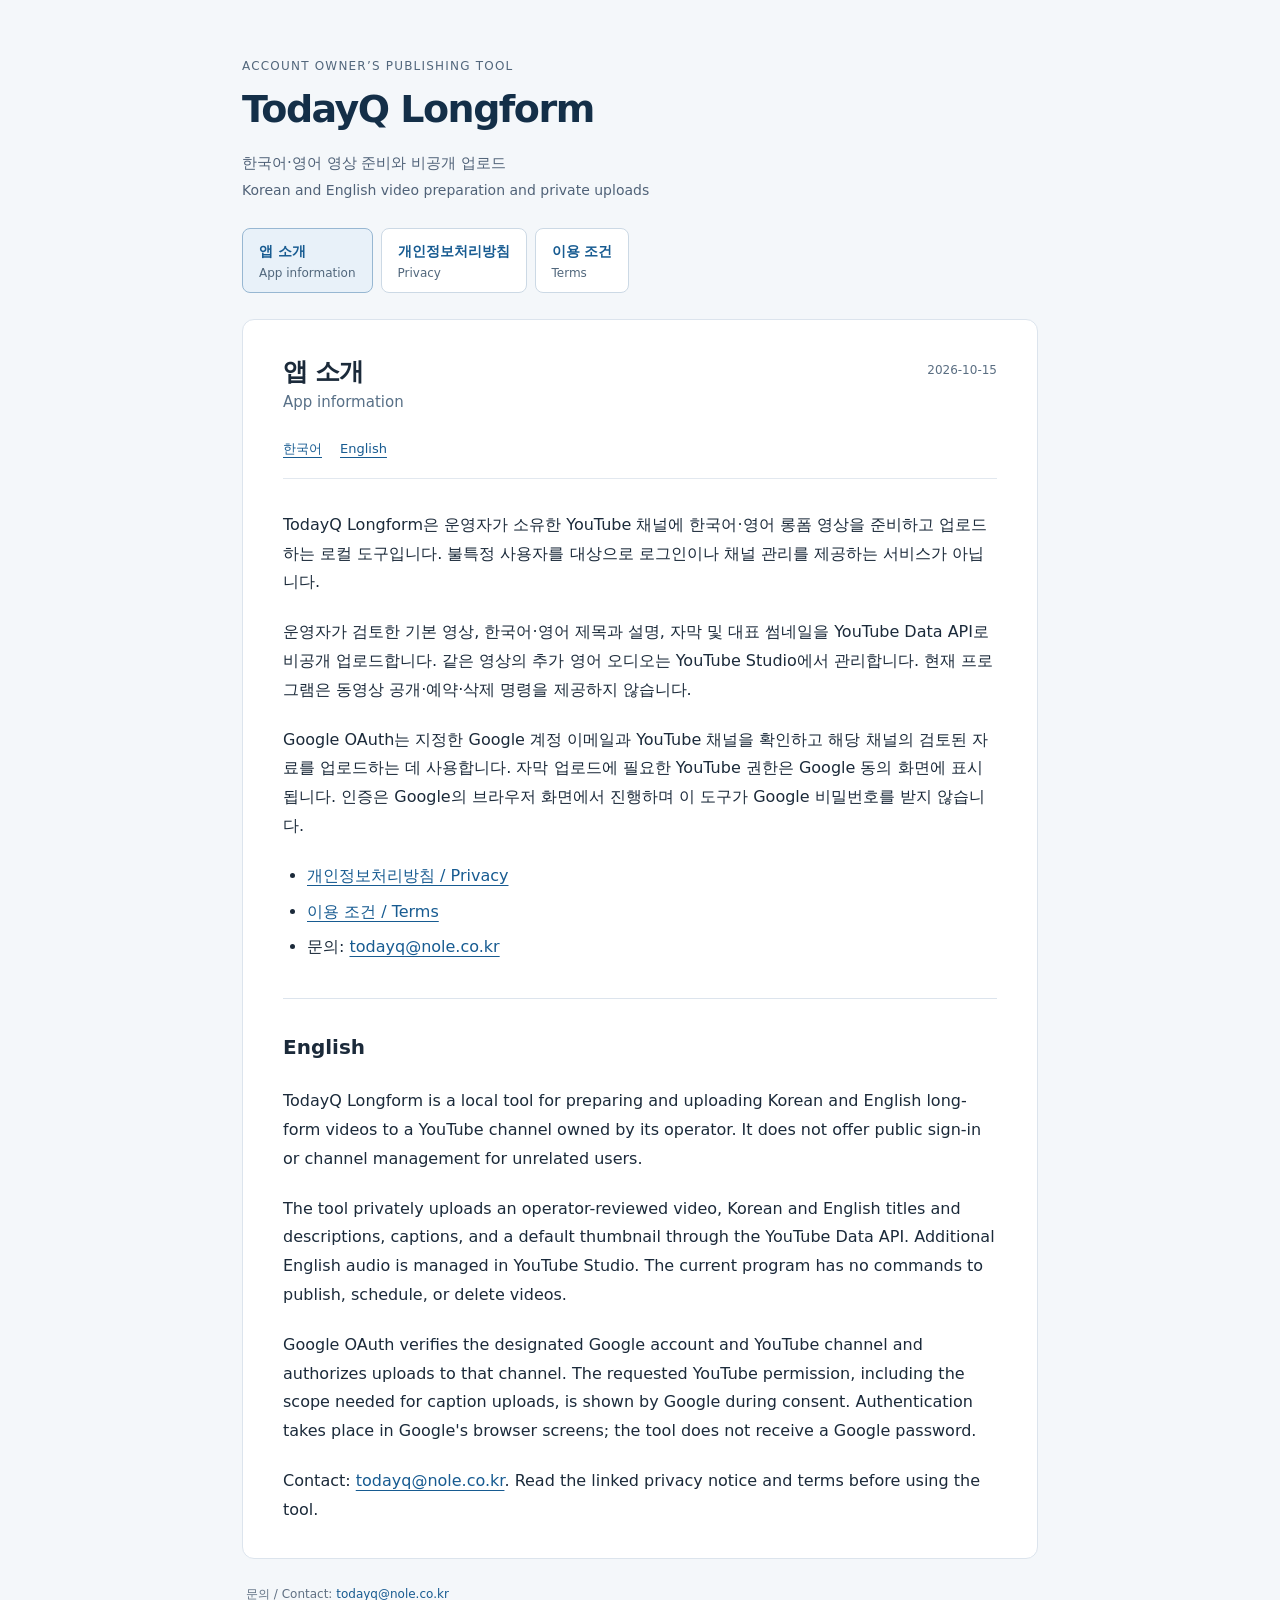
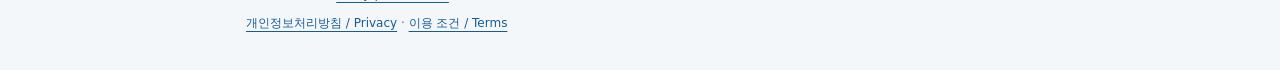
<file: index.html>
<!doctype html>
<html lang="ko">
<head>
  <meta charset="utf-8">
  <meta name="viewport" content="width=device-width,initial-scale=1">
  <meta name="description" content="TodayQ Longform 앱 소개, 개인정보처리방침 및 이용 조건. App information, privacy and terms.">
  <meta http-equiv="Content-Security-Policy" content="default-src 'none'; style-src 'self'; base-uri 'none'; form-action 'none'">
  <title>TodayQ Longform · 앱 소개 / App information</title>
  <link rel="stylesheet" href="styles.css">
</head>
<body>
  <a class="skip" href="#content">본문으로 / Skip to content</a>
  <div class="page">
    <header>
      <p class="eyebrow" lang="en">Account owner’s publishing tool</p>
      <a class="brand" href="index.html">TodayQ Longform</a>
      <p class="intro">한국어·영어 영상 준비와 비공개 업로드<br><span lang="en">Korean and English video preparation and private uploads</span></p>
      <nav aria-label="문서 / Documents"><a href="index.html" aria-current="page">앱 소개<span lang="en">App information</span></a>
<a href="privacy.html">개인정보처리방침<span lang="en">Privacy</span></a>
<a href="terms.html">이용 조건<span lang="en">Terms</span></a></nav>
    </header>
    <main id="content">
      <div class="document-heading"><h1>앱 소개<span lang="en">App information</span></h1><p class="date">2026-10-15</p></div>
      <div class="language-nav"><a href="#korean" lang="ko">한국어</a><a href="#english" lang="en">English</a></div>
      <section id="korean" lang="ko" aria-label="한국어"><p>TodayQ Longform은 운영자가 소유한 YouTube 채널에 한국어·영어 롱폼 영상을 준비하고 업로드하는 로컬 도구입니다. 불특정 사용자를 대상으로 로그인이나 채널 관리를 제공하는 서비스가 아닙니다.</p>
<p>운영자가 검토한 기본 영상, 한국어·영어 제목과 설명, 자막 및 대표 썸네일을 YouTube Data API로 비공개 업로드합니다. 같은 영상의 추가 영어 오디오는 YouTube Studio에서 관리합니다. 현재 프로그램은 동영상 공개·예약·삭제 명령을 제공하지 않습니다.</p>
<p>Google OAuth는 지정한 Google 계정 이메일과 YouTube 채널을 확인하고 해당 채널의 검토된 자료를 업로드하는 데 사용합니다. 자막 업로드에 필요한 YouTube 권한은 Google 동의 화면에 표시됩니다. 인증은 Google의 브라우저 화면에서 진행하며 이 도구가 Google 비밀번호를 받지 않습니다.</p>
<ul>
<li><a href="privacy.html">개인정보처리방침 / Privacy</a></li>
<li><a href="terms.html">이용 조건 / Terms</a></li>
<li>문의: <a href="mailto:todayq@nole.co.kr">todayq@nole.co.kr</a></li>
</ul>
</section>
      <section id="english" lang="en" aria-label="English"><h2>English</h2><p>TodayQ Longform is a local tool for preparing and uploading Korean and English long-form videos to a YouTube channel owned by its operator. It does not offer public sign-in or channel management for unrelated users.</p>
<p>The tool privately uploads an operator-reviewed video, Korean and English titles and descriptions, captions, and a default thumbnail through the YouTube Data API. Additional English audio is managed in YouTube Studio. The current program has no commands to publish, schedule, or delete videos.</p>
<p>Google OAuth verifies the designated Google account and YouTube channel and authorizes uploads to that channel. The requested YouTube permission, including the scope needed for caption uploads, is shown by Google during consent. Authentication takes place in Google&#39;s browser screens; the tool does not receive a Google password.</p>
<p>Contact: <a href="mailto:todayq@nole.co.kr">todayq@nole.co.kr</a>. Read the linked privacy notice and terms before using the tool.</p>
</section>
    </main>
    <footer><p>문의 / Contact: <a href="mailto:todayq@nole.co.kr">todayq@nole.co.kr</a></p><p><a href="privacy.html">개인정보처리방침 / Privacy</a> · <a href="terms.html">이용 조건 / Terms</a></p></footer>
  </div>
</body>
</html>
</file>
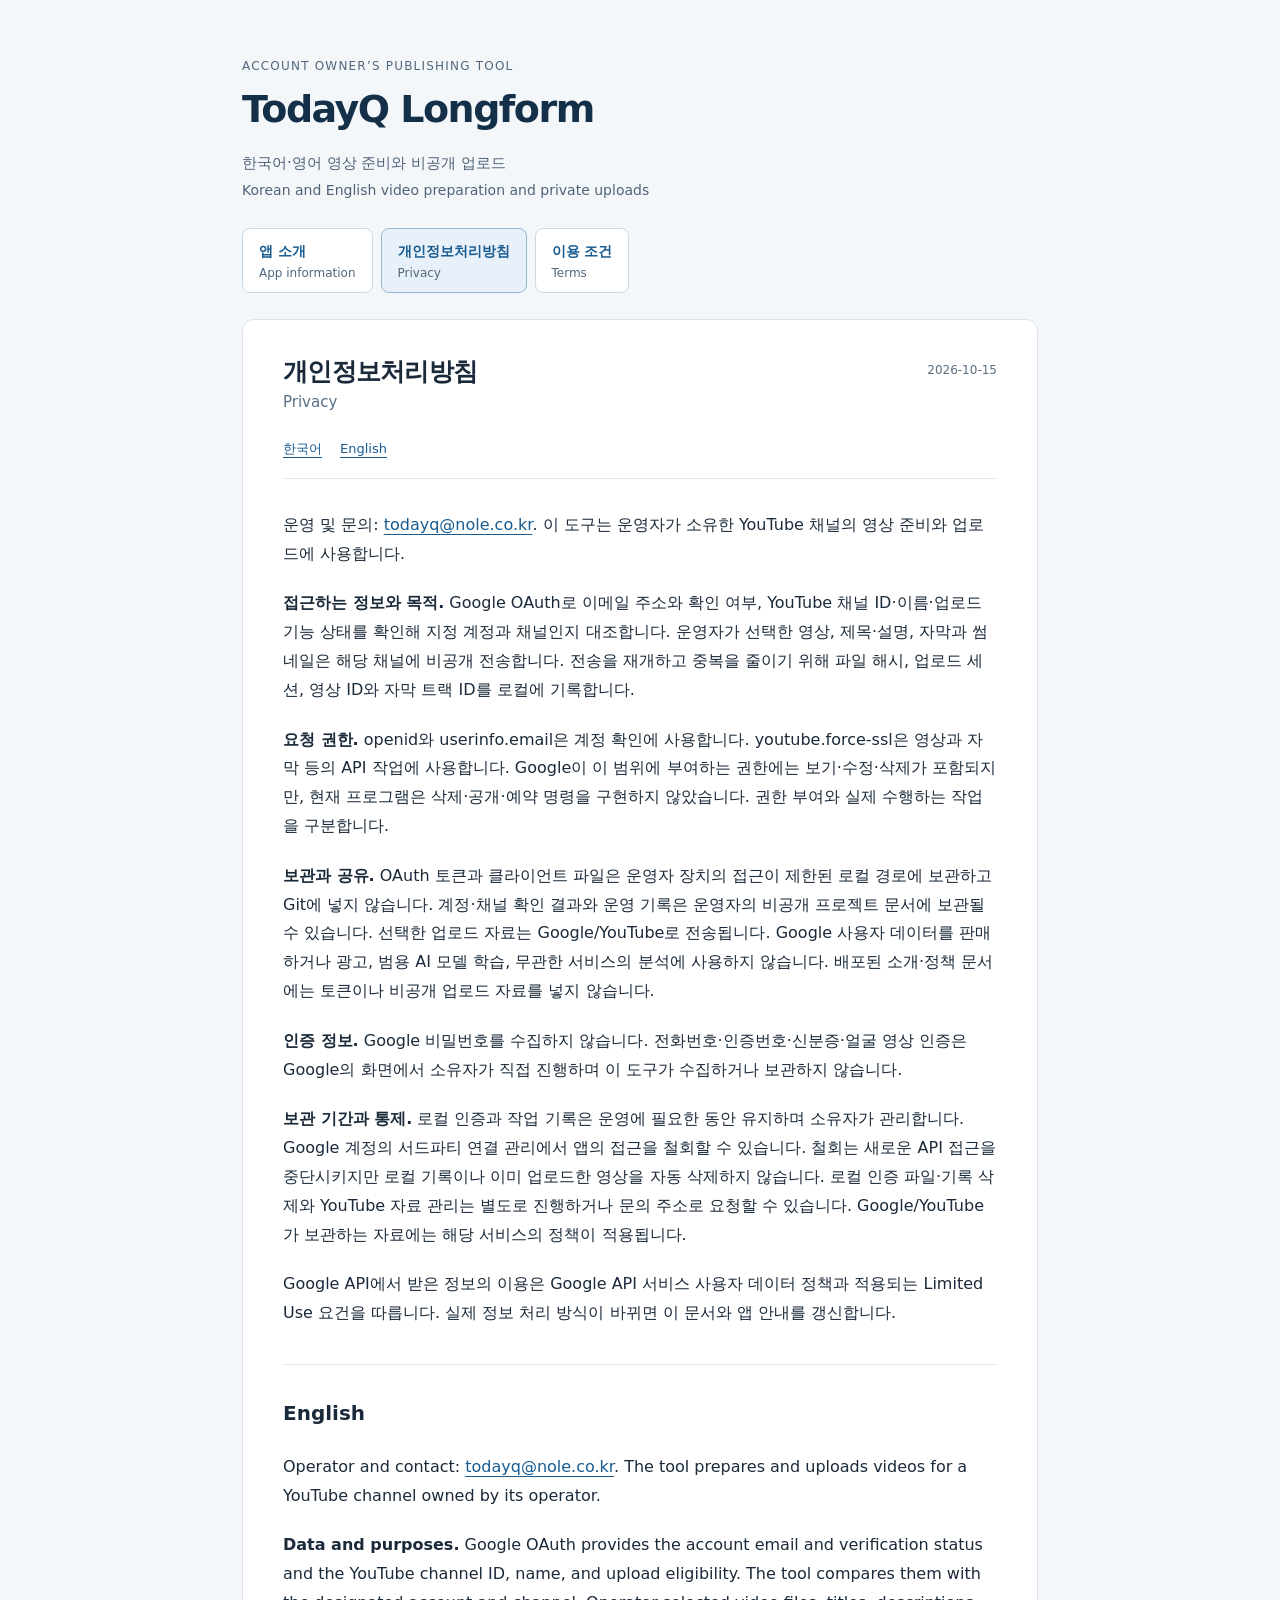
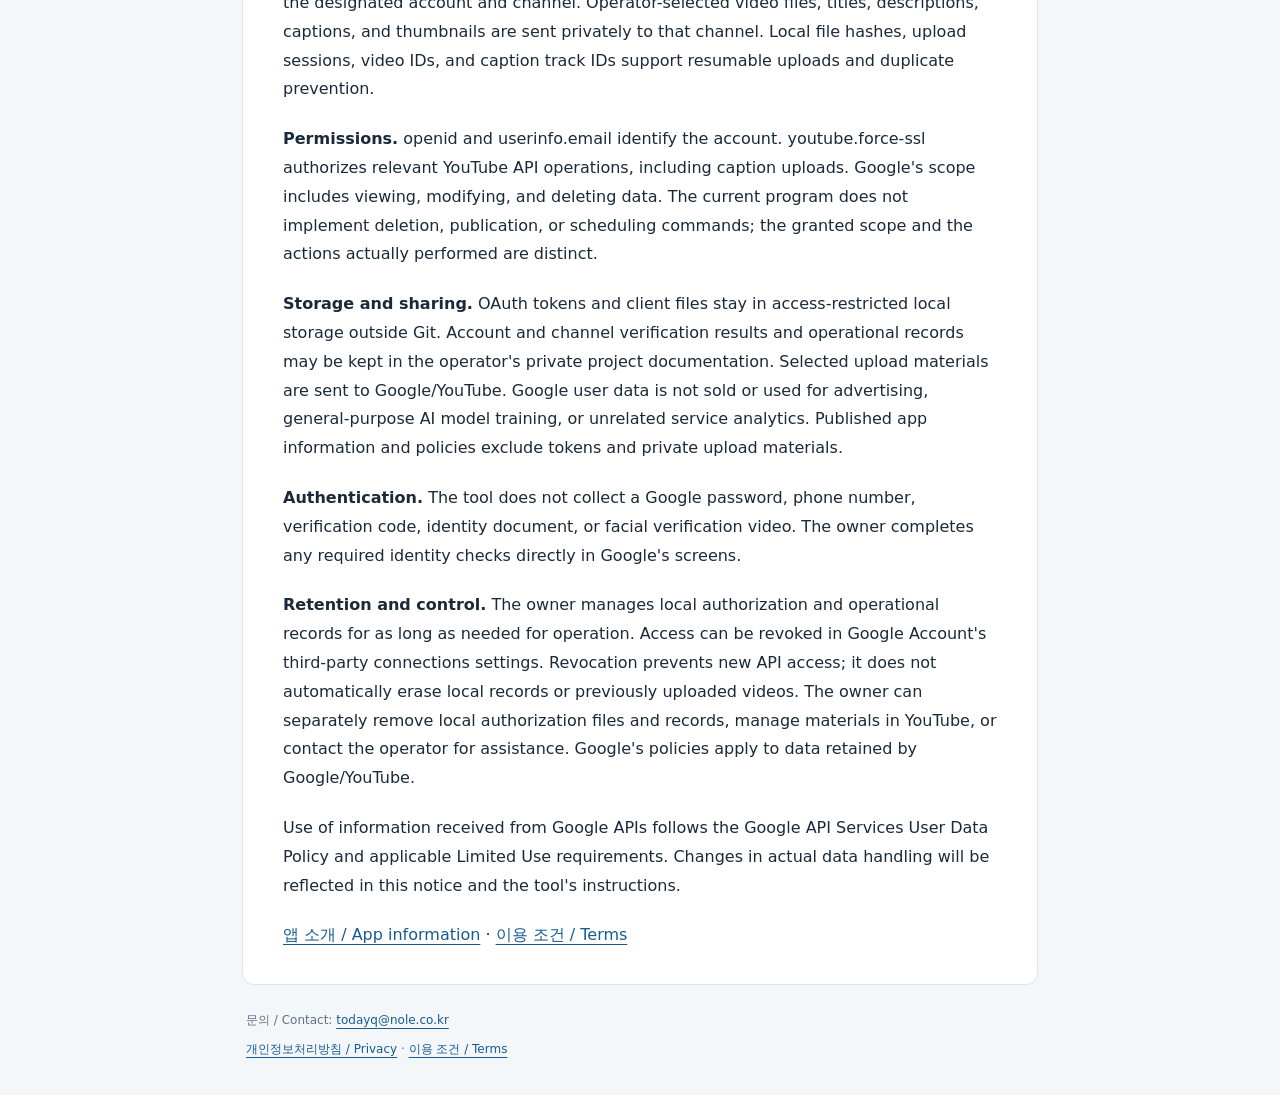
<file: privacy.html>
<!doctype html>
<html lang="ko">
<head>
  <meta charset="utf-8">
  <meta name="viewport" content="width=device-width,initial-scale=1">
  <meta name="description" content="TodayQ Longform 앱 소개, 개인정보처리방침 및 이용 조건. App information, privacy and terms.">
  <meta http-equiv="Content-Security-Policy" content="default-src 'none'; style-src 'self'; base-uri 'none'; form-action 'none'">
  <title>TodayQ Longform · 개인정보처리방침 / Privacy</title>
  <link rel="stylesheet" href="styles.css">
</head>
<body>
  <a class="skip" href="#content">본문으로 / Skip to content</a>
  <div class="page">
    <header>
      <p class="eyebrow" lang="en">Account owner’s publishing tool</p>
      <a class="brand" href="index.html">TodayQ Longform</a>
      <p class="intro">한국어·영어 영상 준비와 비공개 업로드<br><span lang="en">Korean and English video preparation and private uploads</span></p>
      <nav aria-label="문서 / Documents"><a href="index.html">앱 소개<span lang="en">App information</span></a>
<a href="privacy.html" aria-current="page">개인정보처리방침<span lang="en">Privacy</span></a>
<a href="terms.html">이용 조건<span lang="en">Terms</span></a></nav>
    </header>
    <main id="content">
      <div class="document-heading"><h1>개인정보처리방침<span lang="en">Privacy</span></h1><p class="date">2026-10-15</p></div>
      <div class="language-nav"><a href="#korean" lang="ko">한국어</a><a href="#english" lang="en">English</a></div>
      <section id="korean" lang="ko" aria-label="한국어"><p>운영 및 문의: <a href="mailto:todayq@nole.co.kr">todayq@nole.co.kr</a>. 이 도구는 운영자가 소유한 YouTube 채널의 영상 준비와 업로드에 사용합니다.</p>
<p><strong>접근하는 정보와 목적.</strong> Google OAuth로 이메일 주소와 확인 여부, YouTube 채널 ID·이름·업로드 기능 상태를 확인해 지정 계정과 채널인지 대조합니다. 운영자가 선택한 영상, 제목·설명, 자막과 썸네일은 해당 채널에 비공개 전송합니다. 전송을 재개하고 중복을 줄이기 위해 파일 해시, 업로드 세션, 영상 ID와 자막 트랙 ID를 로컬에 기록합니다.</p>
<p><strong>요청 권한.</strong> openid와 userinfo.email은 계정 확인에 사용합니다. youtube.force-ssl은 영상과 자막 등의 API 작업에 사용합니다. Google이 이 범위에 부여하는 권한에는 보기·수정·삭제가 포함되지만, 현재 프로그램은 삭제·공개·예약 명령을 구현하지 않았습니다. 권한 부여와 실제 수행하는 작업을 구분합니다.</p>
<p><strong>보관과 공유.</strong> OAuth 토큰과 클라이언트 파일은 운영자 장치의 접근이 제한된 로컬 경로에 보관하고 Git에 넣지 않습니다. 계정·채널 확인 결과와 운영 기록은 운영자의 비공개 프로젝트 문서에 보관될 수 있습니다. 선택한 업로드 자료는 Google/YouTube로 전송됩니다. Google 사용자 데이터를 판매하거나 광고, 범용 AI 모델 학습, 무관한 서비스의 분석에 사용하지 않습니다. 배포된 소개·정책 문서에는 토큰이나 비공개 업로드 자료를 넣지 않습니다.</p>
<p><strong>인증 정보.</strong> Google 비밀번호를 수집하지 않습니다. 전화번호·인증번호·신분증·얼굴 영상 인증은 Google의 화면에서 소유자가 직접 진행하며 이 도구가 수집하거나 보관하지 않습니다.</p>
<p><strong>보관 기간과 통제.</strong> 로컬 인증과 작업 기록은 운영에 필요한 동안 유지하며 소유자가 관리합니다. Google 계정의 서드파티 연결 관리에서 앱의 접근을 철회할 수 있습니다. 철회는 새로운 API 접근을 중단시키지만 로컬 기록이나 이미 업로드한 영상을 자동 삭제하지 않습니다. 로컬 인증 파일·기록 삭제와 YouTube 자료 관리는 별도로 진행하거나 문의 주소로 요청할 수 있습니다. Google/YouTube가 보관하는 자료에는 해당 서비스의 정책이 적용됩니다.</p>
<p>Google API에서 받은 정보의 이용은 Google API 서비스 사용자 데이터 정책과 적용되는 Limited Use 요건을 따릅니다. 실제 정보 처리 방식이 바뀌면 이 문서와 앱 안내를 갱신합니다.</p>
</section>
      <section id="english" lang="en" aria-label="English"><h2>English</h2><p>Operator and contact: <a href="mailto:todayq@nole.co.kr">todayq@nole.co.kr</a>. The tool prepares and uploads videos for a YouTube channel owned by its operator.</p>
<p><strong>Data and purposes.</strong> Google OAuth provides the account email and verification status and the YouTube channel ID, name, and upload eligibility. The tool compares them with the designated account and channel. Operator-selected video files, titles, descriptions, captions, and thumbnails are sent privately to that channel. Local file hashes, upload sessions, video IDs, and caption track IDs support resumable uploads and duplicate prevention.</p>
<p><strong>Permissions.</strong> openid and userinfo.email identify the account. youtube.force-ssl authorizes relevant YouTube API operations, including caption uploads. Google&#39;s scope includes viewing, modifying, and deleting data. The current program does not implement deletion, publication, or scheduling commands; the granted scope and the actions actually performed are distinct.</p>
<p><strong>Storage and sharing.</strong> OAuth tokens and client files stay in access-restricted local storage outside Git. Account and channel verification results and operational records may be kept in the operator&#39;s private project documentation. Selected upload materials are sent to Google/YouTube. Google user data is not sold or used for advertising, general-purpose AI model training, or unrelated service analytics. Published app information and policies exclude tokens and private upload materials.</p>
<p><strong>Authentication.</strong> The tool does not collect a Google password, phone number, verification code, identity document, or facial verification video. The owner completes any required identity checks directly in Google&#39;s screens.</p>
<p><strong>Retention and control.</strong> The owner manages local authorization and operational records for as long as needed for operation. Access can be revoked in Google Account&#39;s third-party connections settings. Revocation prevents new API access; it does not automatically erase local records or previously uploaded videos. The owner can separately remove local authorization files and records, manage materials in YouTube, or contact the operator for assistance. Google&#39;s policies apply to data retained by Google/YouTube.</p>
<p>Use of information received from Google APIs follows the Google API Services User Data Policy and applicable Limited Use requirements. Changes in actual data handling will be reflected in this notice and the tool&#39;s instructions.</p>
<p><a href="index.html">앱 소개 / App information</a> · <a href="terms.html">이용 조건 / Terms</a></p>
</section>
    </main>
    <footer><p>문의 / Contact: <a href="mailto:todayq@nole.co.kr">todayq@nole.co.kr</a></p><p><a href="privacy.html">개인정보처리방침 / Privacy</a> · <a href="terms.html">이용 조건 / Terms</a></p></footer>
  </div>
</body>
</html>
</file>
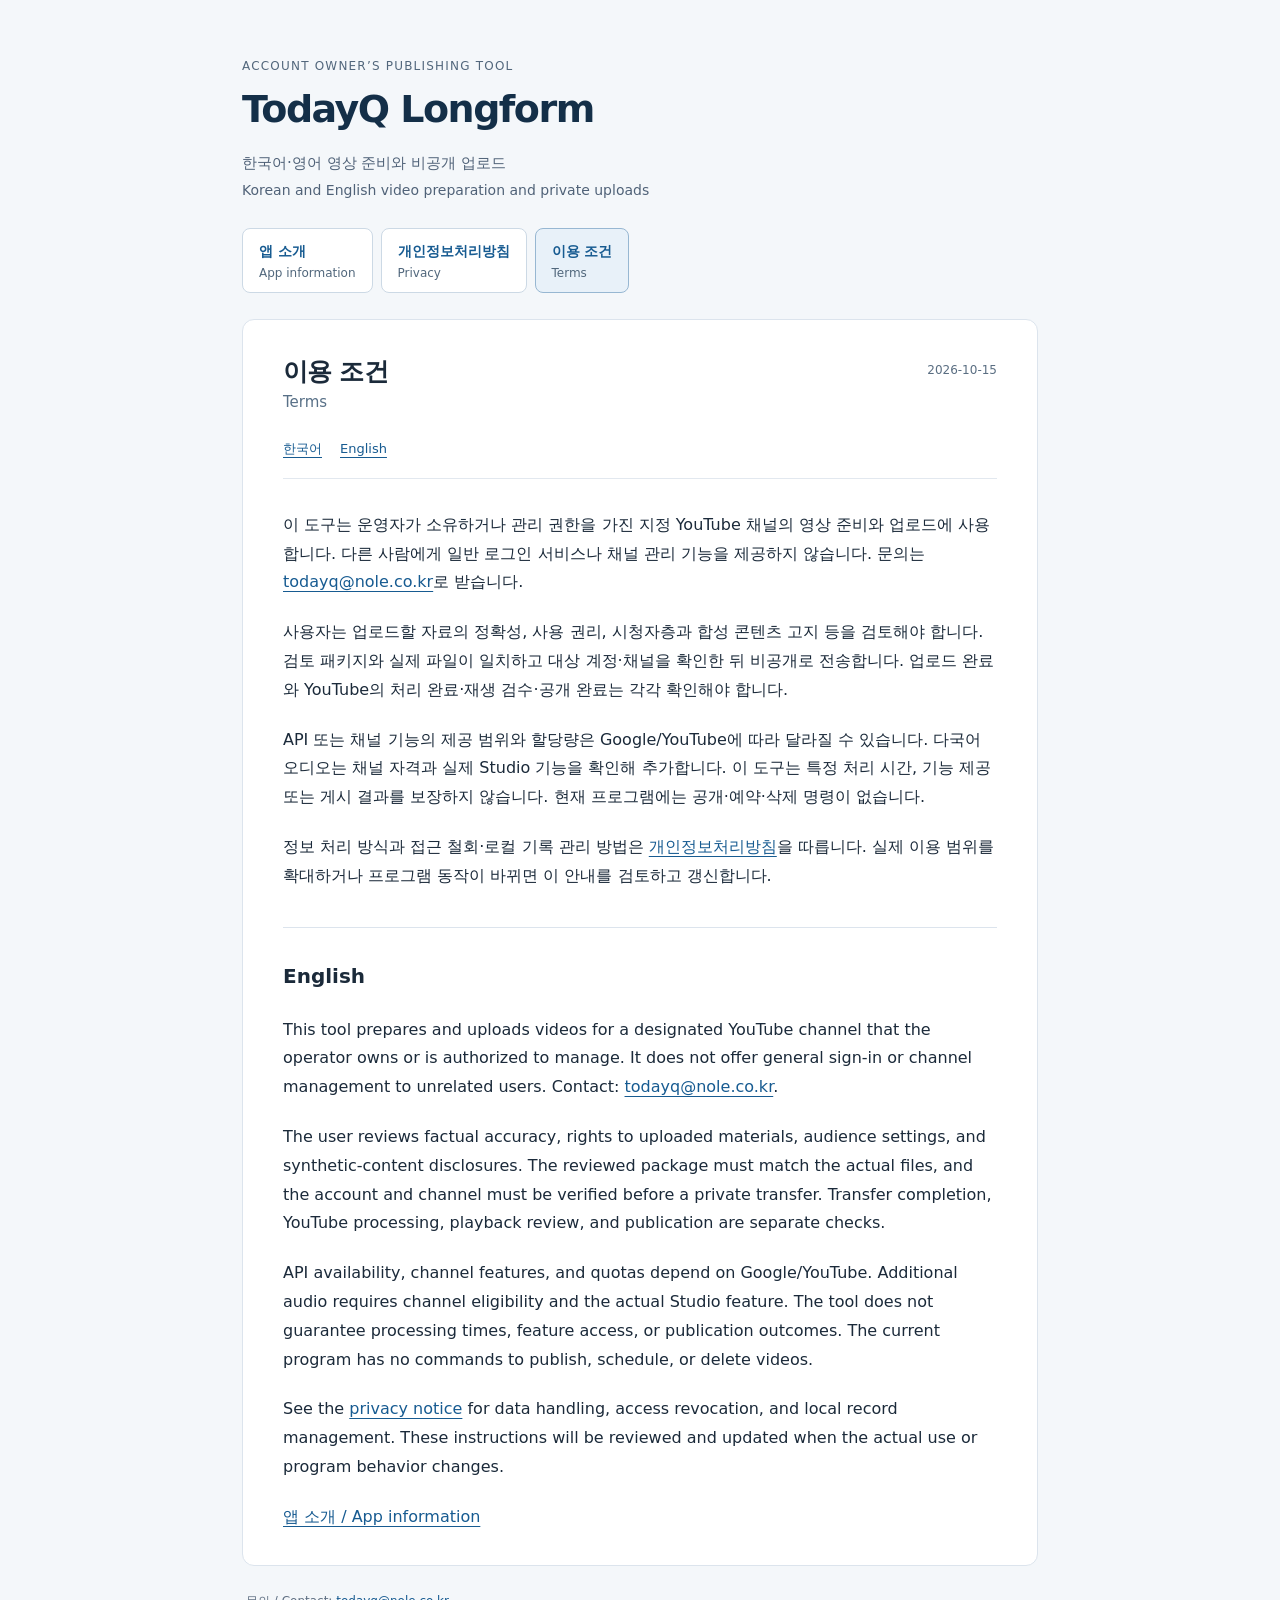
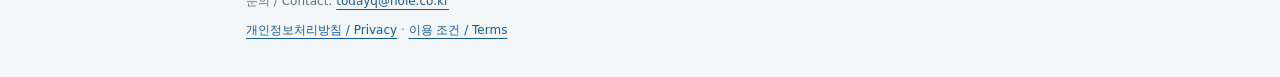
<file: terms.html>
<!doctype html>
<html lang="ko">
<head>
  <meta charset="utf-8">
  <meta name="viewport" content="width=device-width,initial-scale=1">
  <meta name="description" content="TodayQ Longform 앱 소개, 개인정보처리방침 및 이용 조건. App information, privacy and terms.">
  <meta http-equiv="Content-Security-Policy" content="default-src 'none'; style-src 'self'; base-uri 'none'; form-action 'none'">
  <title>TodayQ Longform · 이용 조건 / Terms</title>
  <link rel="stylesheet" href="styles.css">
</head>
<body>
  <a class="skip" href="#content">본문으로 / Skip to content</a>
  <div class="page">
    <header>
      <p class="eyebrow" lang="en">Account owner’s publishing tool</p>
      <a class="brand" href="index.html">TodayQ Longform</a>
      <p class="intro">한국어·영어 영상 준비와 비공개 업로드<br><span lang="en">Korean and English video preparation and private uploads</span></p>
      <nav aria-label="문서 / Documents"><a href="index.html">앱 소개<span lang="en">App information</span></a>
<a href="privacy.html">개인정보처리방침<span lang="en">Privacy</span></a>
<a href="terms.html" aria-current="page">이용 조건<span lang="en">Terms</span></a></nav>
    </header>
    <main id="content">
      <div class="document-heading"><h1>이용 조건<span lang="en">Terms</span></h1><p class="date">2026-10-15</p></div>
      <div class="language-nav"><a href="#korean" lang="ko">한국어</a><a href="#english" lang="en">English</a></div>
      <section id="korean" lang="ko" aria-label="한국어"><p>이 도구는 운영자가 소유하거나 관리 권한을 가진 지정 YouTube 채널의 영상 준비와 업로드에 사용합니다. 다른 사람에게 일반 로그인 서비스나 채널 관리 기능을 제공하지 않습니다. 문의는 <a href="mailto:todayq@nole.co.kr">todayq@nole.co.kr</a>로 받습니다.</p>
<p>사용자는 업로드할 자료의 정확성, 사용 권리, 시청자층과 합성 콘텐츠 고지 등을 검토해야 합니다. 검토 패키지와 실제 파일이 일치하고 대상 계정·채널을 확인한 뒤 비공개로 전송합니다. 업로드 완료와 YouTube의 처리 완료·재생 검수·공개 완료는 각각 확인해야 합니다.</p>
<p>API 또는 채널 기능의 제공 범위와 할당량은 Google/YouTube에 따라 달라질 수 있습니다. 다국어 오디오는 채널 자격과 실제 Studio 기능을 확인해 추가합니다. 이 도구는 특정 처리 시간, 기능 제공 또는 게시 결과를 보장하지 않습니다. 현재 프로그램에는 공개·예약·삭제 명령이 없습니다.</p>
<p>정보 처리 방식과 접근 철회·로컬 기록 관리 방법은 <a href="privacy.html">개인정보처리방침</a>을 따릅니다. 실제 이용 범위를 확대하거나 프로그램 동작이 바뀌면 이 안내를 검토하고 갱신합니다.</p>
</section>
      <section id="english" lang="en" aria-label="English"><h2>English</h2><p>This tool prepares and uploads videos for a designated YouTube channel that the operator owns or is authorized to manage. It does not offer general sign-in or channel management to unrelated users. Contact: <a href="mailto:todayq@nole.co.kr">todayq@nole.co.kr</a>.</p>
<p>The user reviews factual accuracy, rights to uploaded materials, audience settings, and synthetic-content disclosures. The reviewed package must match the actual files, and the account and channel must be verified before a private transfer. Transfer completion, YouTube processing, playback review, and publication are separate checks.</p>
<p>API availability, channel features, and quotas depend on Google/YouTube. Additional audio requires channel eligibility and the actual Studio feature. The tool does not guarantee processing times, feature access, or publication outcomes. The current program has no commands to publish, schedule, or delete videos.</p>
<p>See the <a href="privacy.html">privacy notice</a> for data handling, access revocation, and local record management. These instructions will be reviewed and updated when the actual use or program behavior changes.</p>
<p><a href="index.html">앱 소개 / App information</a></p>
</section>
    </main>
    <footer><p>문의 / Contact: <a href="mailto:todayq@nole.co.kr">todayq@nole.co.kr</a></p><p><a href="privacy.html">개인정보처리방침 / Privacy</a> · <a href="terms.html">이용 조건 / Terms</a></p></footer>
  </div>
</body>
</html>
</file>
<file: styles.css>
:root{color-scheme:light;font-family:-apple-system,BlinkMacSystemFont,"Apple SD Gothic Neo",system-ui,sans-serif;color:#1b2a3a;background:#f4f7fa;line-height:1.8;font-size:16px}*{box-sizing:border-box}body{margin:0}a{color:#175b91;text-underline-offset:4px}a:hover{color:#102f4c}a:focus-visible{outline:3px solid #3292cc;outline-offset:4px;border-radius:3px}.skip{position:absolute;left:16px;top:-80px;background:#fff;padding:12px;z-index:1}.skip:focus{top:12px}.page{max-width:860px;margin:auto;padding:56px 32px 28px}header{padding-bottom:26px}.eyebrow{margin:0 0 9px;color:#52677c;font-size:12px;letter-spacing:.1em;text-transform:uppercase}.brand{display:inline-block;font-size:38px;line-height:1.2;font-weight:750;color:#142f48;text-decoration:none;letter-spacing:-.04em}.intro{color:#506278;font-size:15px;margin:18px 0 24px}.intro span{font-size:14px}nav{display:flex;gap:8px;flex-wrap:wrap}nav a{display:block;padding:10px 16px;border:1px solid #ccd9e5;border-radius:8px;text-decoration:none;font-size:14px;font-weight:600;background:#fff}nav a span{display:block;font-size:12px;font-weight:400;color:#51677c;line-height:1.5}nav a[aria-current=page]{background:#e8f1f9;border-color:#97b7d2}main{background:#fff;border:1px solid #dce4ed;border-radius:12px;padding:34px 40px;overflow-wrap:anywhere}.document-heading{display:flex;align-items:flex-start;justify-content:space-between;gap:16px}h1{margin:0;font-size:25px;line-height:1.4;letter-spacing:-.03em}h1 span{display:block;font-size:15px;color:#587087;font-weight:400;letter-spacing:0;margin-top:3px}.date{font-size:12px;color:#5a6e82;margin:6px 0 0;white-space:nowrap}.language-nav{display:flex;gap:18px;font-size:13px;margin:24px 0 32px;padding-bottom:17px;border-bottom:1px solid #e2e8ef}p{margin:0 0 21px}ul{padding-left:24px;margin:0 0 22px}li{margin-bottom:7px}strong{font-weight:650}h2{font-size:20px;margin:0 0 22px}#english{border-top:1px solid #dce4ed;margin-top:36px;padding-top:30px}section{scroll-margin-top:24px}section>:last-child{margin-bottom:0}footer{padding:25px 4px 0;color:#607083;font-size:12px}footer p{margin:0 0 7px}@media(max-width:600px){.page{padding:30px 16px 22px}.brand{font-size:32px}.intro{font-size:14px}.intro span{font-size:12px}nav{gap:6px}nav a{padding:9px 11px;font-size:12px}nav a span{font-size:10px}main{padding:25px 21px}.document-heading{display:block}h1{font-size:23px}.date{margin-top:12px}.language-nav{margin-top:20px}section{font-size:15px;line-height:1.85}}
</file>
